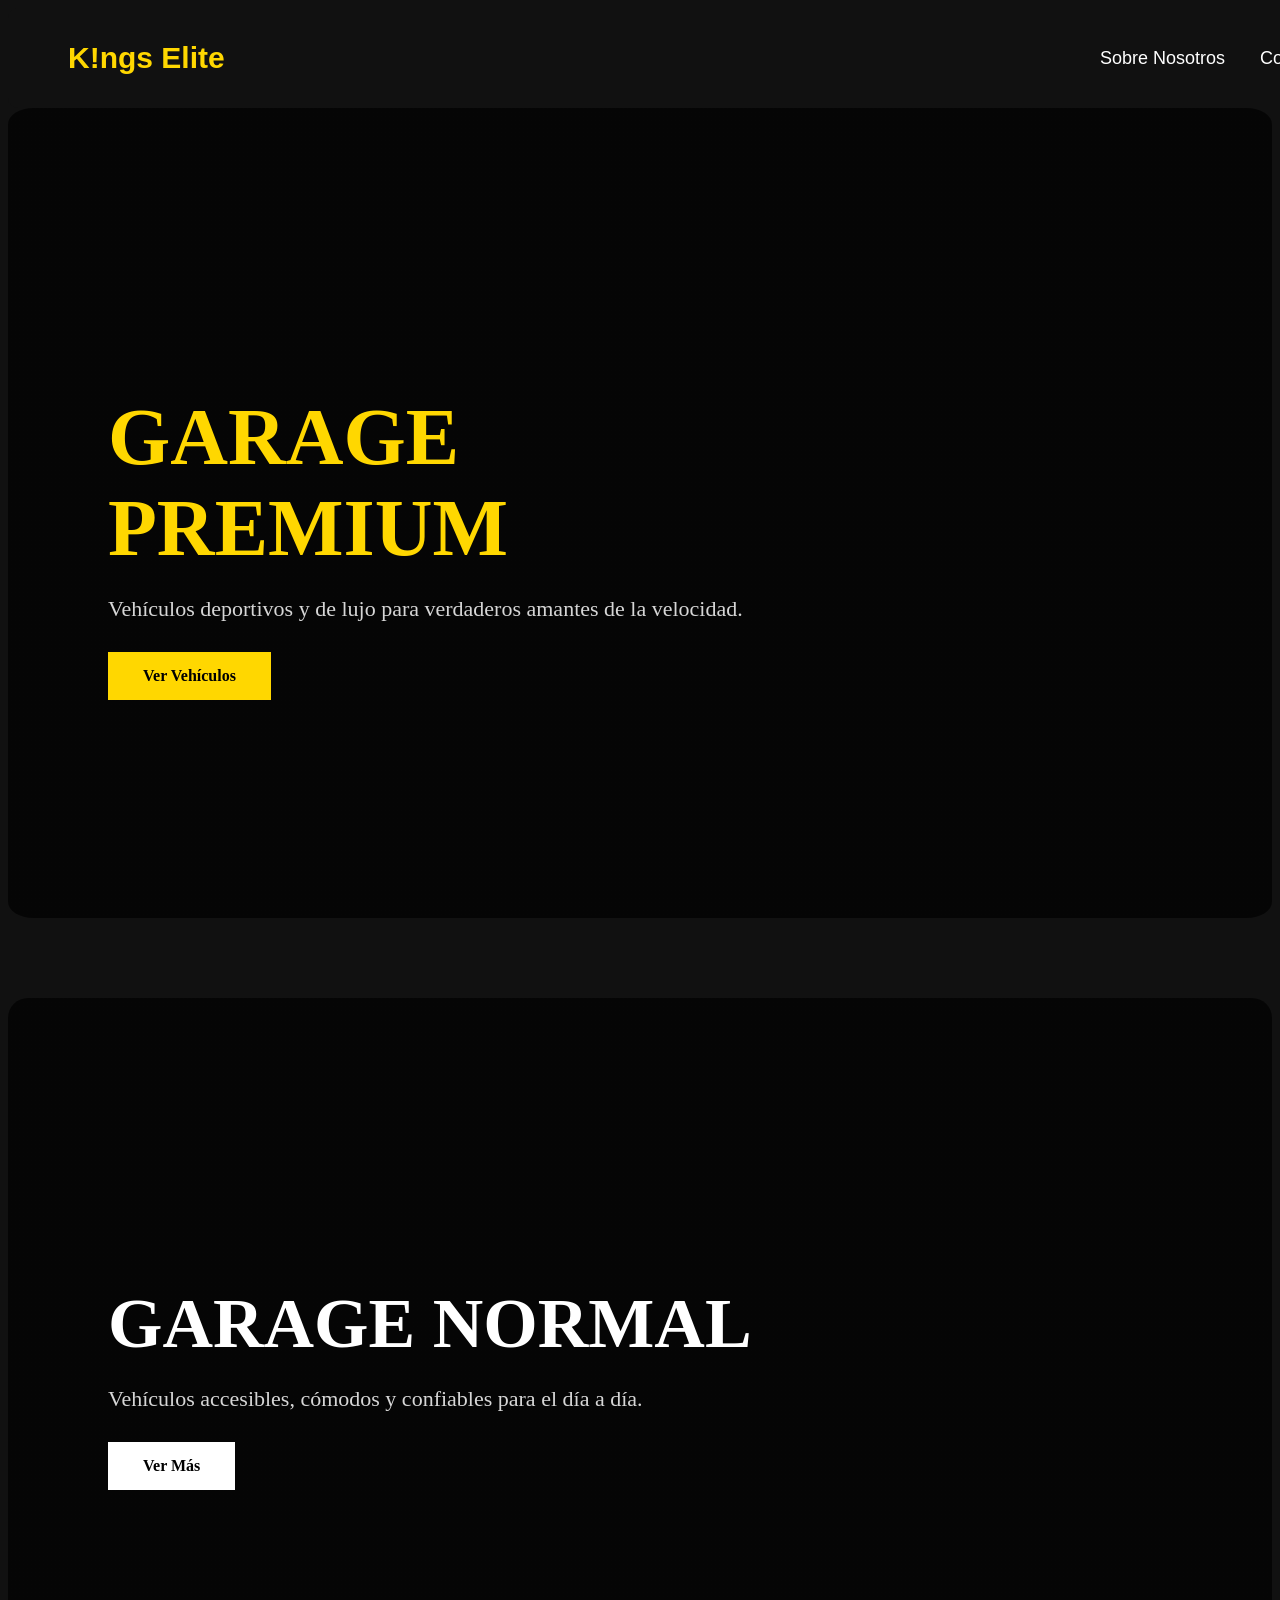
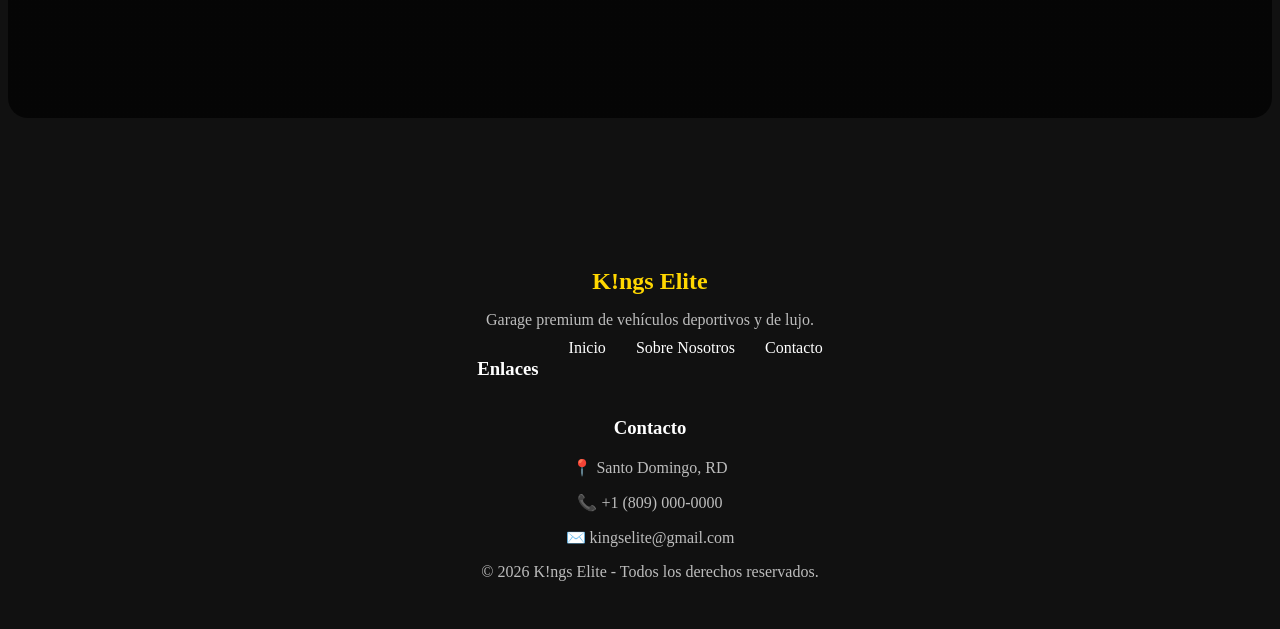
<file: Garaje K!ng/index.html>
<!DOCTYPE html>
<html lang="en">
<head>
    <meta charset="UTF-8">
    <meta name="viewport" content="width=device-width, initial-scale=1.0">

    <title>K!ngs Elite</title>

    <link rel="icon" type="image/png" href="/logo.png">

    <link rel="stylesheet" href="style.css">
</head>

<body>


<header class="header">

    <div class="logo">
        <h1>K!ngs Elite</h1>
    </div>

    <nav>
        <ul class="nav-links">


            <li><a href="nosotros.html">Sobre Nosotros</a></li>

            <li><a href="contacto.html">Contacto</a></li>

        </ul>
    </nav>

</header>

<main class="main">

    <section class="hero">

        <div class="hero-content">

            <h2>GARAGE PREMIUM</h2>

            <p>
                Vehículos deportivos y de lujo
                para verdaderos amantes de la velocidad.
            </p>

            <a href="premiun.html" class="btn">
                Ver Vehículos
            </a>

        </div>

    </section>

    <section class="garage-normal">

    <div class="garage-normal-content">

        <h2>GARAGE NORMAL</h2>

        <p>
            Vehículos accesibles, cómodos y confiables
            para el día a día.
        </p>

        <a href="normal.html" class="btn-normal">
            Ver Más
        </a>

    </div>

</section>

</main>

<footer class="footer">

    <div class="footer-container">

        <div class="footer-logo">
            <h2>K!ngs Elite</h2>
            <p>Garage premium de vehículos deportivos y de lujo.</p>
        </div>

        <div class="footer-links">
            <h3>Enlaces</h3>

            <a href="inicio.HTML">Inicio</a>
            <a href="nosotros.html">Sobre Nosotros</a>
            <a href="contacto.html">Contacto</a>
        </div>

        <div class="footer-contact">
            <h3>Contacto</h3>

            <p>📍 Santo Domingo, RD</p>
            <p>📞 +1 (809) 000-0000</p>
            <p>✉️ kingselite@gmail.com</p>
        </div>

    </div>

    <div class="footer-bottom">
        <p>© 2026 K!ngs Elite - Todos los derechos reservados.</p>
    </div>

</footer>

</body>
</html>
</file>
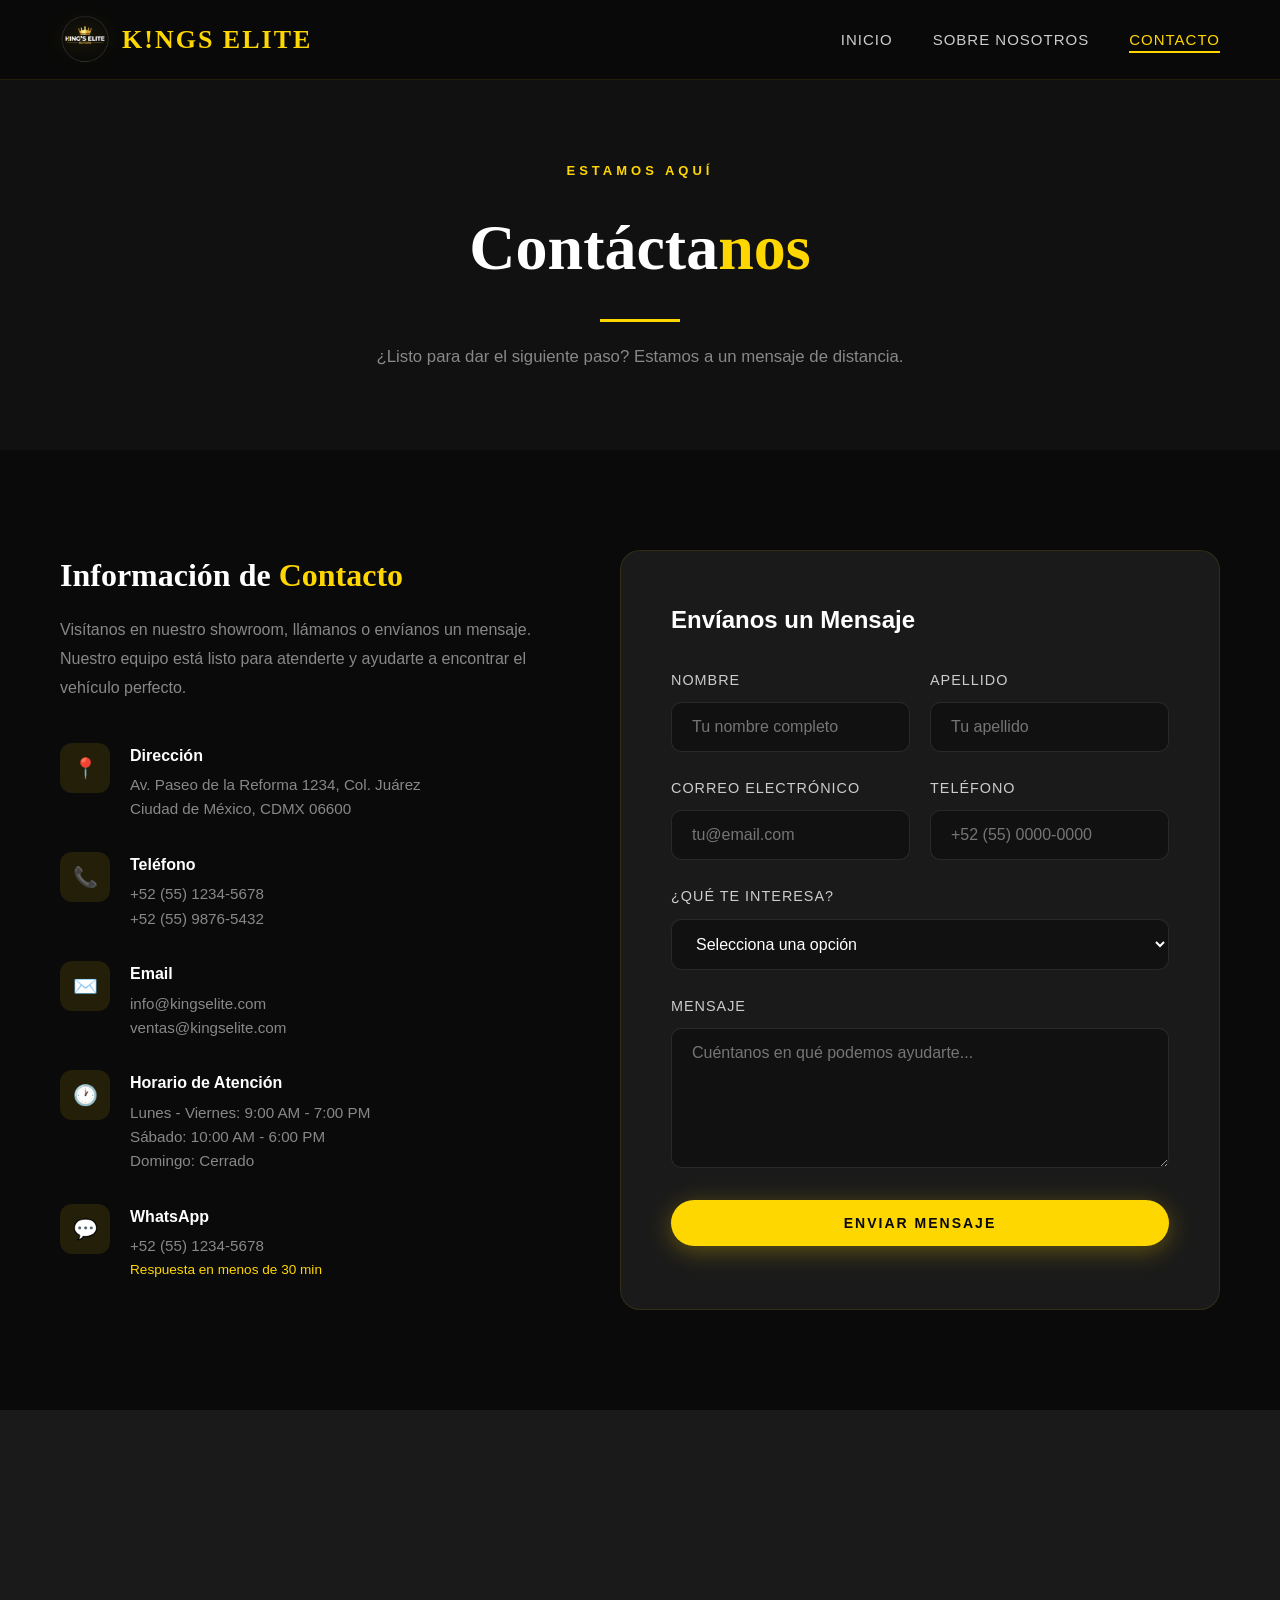
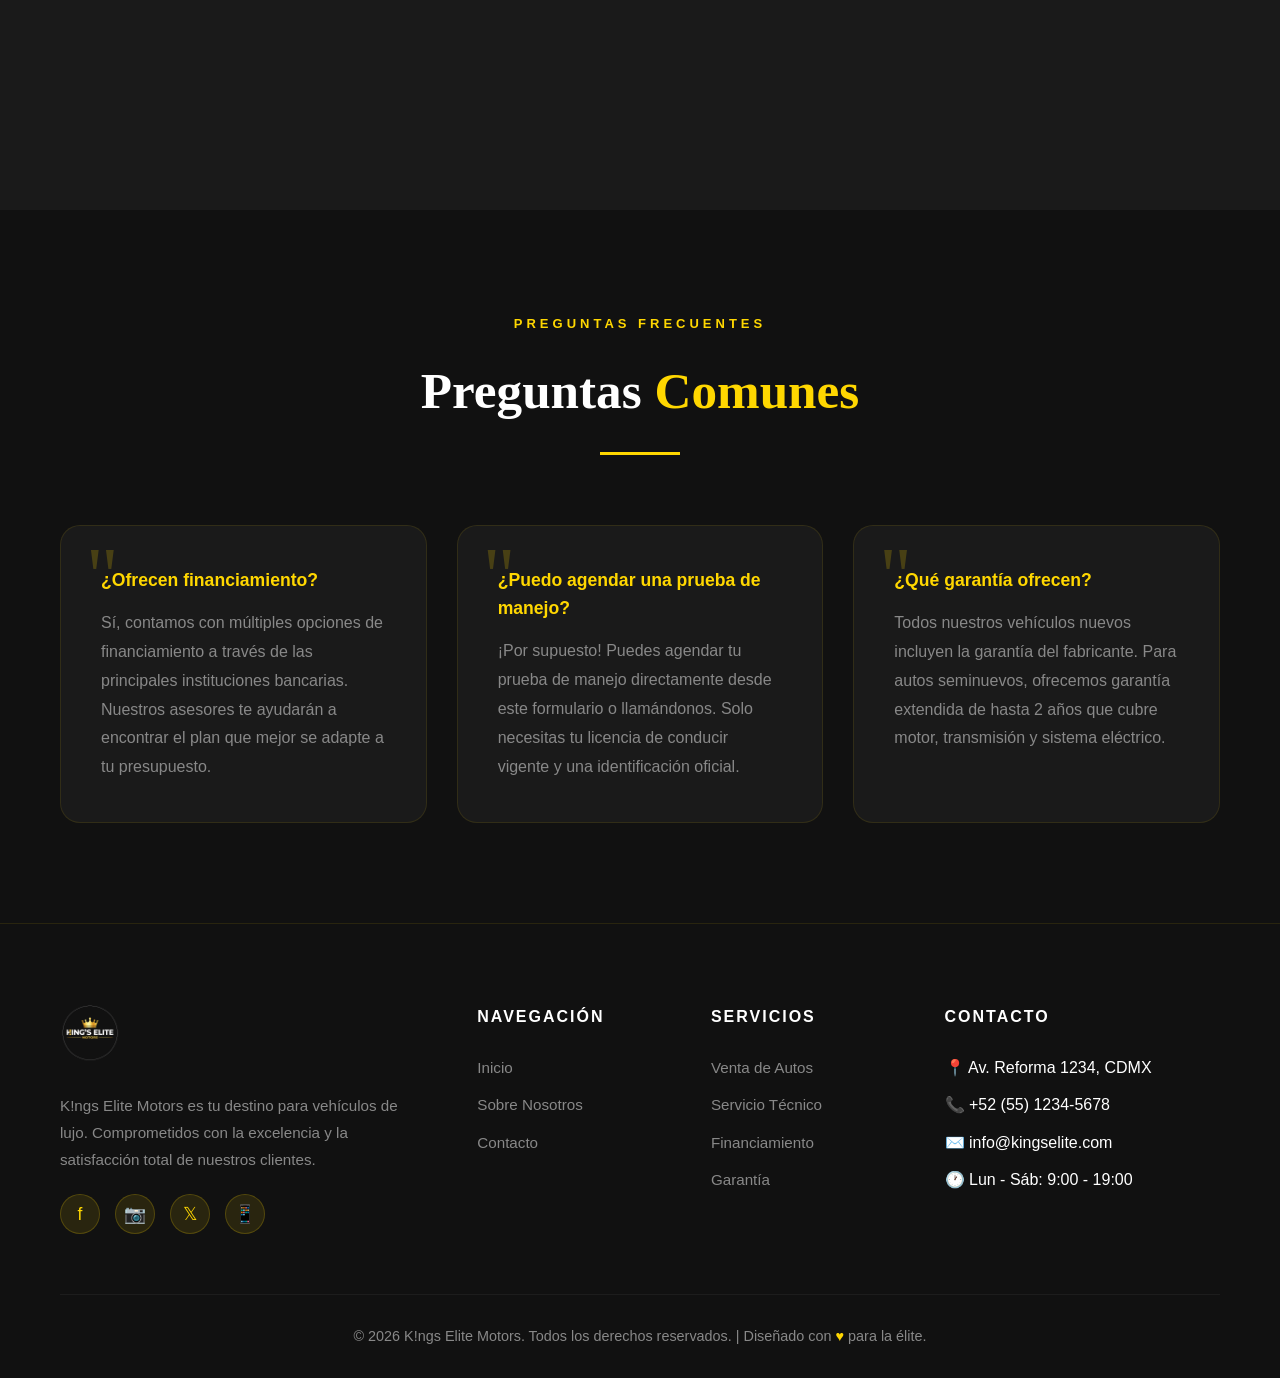
<file: Garaje K!ng/contacto.html>
<!DOCTYPE html>
<html lang="es">
<head>
    <meta charset="UTF-8">
    <meta name="viewport" content="width=device-width, initial-scale=1.0">
    <meta name="description" content="Contacta a K!ngs Elite Motors. Estamos listos para ayudarte a encontrar el auto de tus sueños.">
    <title>Contacto | K!ngs Elite Motors</title>
    <link rel="icon" type="image/png" href="logo.png">
    <link rel="stylesheet" href="contacto.css">
<base target="_blank">
</head>
<body>

    <!-- HEADER -->
    <header class="header" id="header">
        <div class="logo">
            <img src="logo.png" alt="K!ngs Elite Motors Logo">
            <h1>K!ngs Elite</h1>
        </div>
        <nav>
            <ul class="nav-links" id="navLinks">
                <li><a href="index.html">Inicio</a></li>
                <li><a href="nosotros.html">Sobre Nosotros</a></li>
                <li><a href="contacto.html" class="active">Contacto</a></li>
            </ul>
        </nav>
        <div class="menu-toggle" id="menuToggle">
            <span></span>
            <span></span>
            <span></span>
        </div>
    </header>

    <!-- CONTACT HERO -->
    <section class="contact-hero">
        <div class="about-hero-content">
            <span class="section-label">Estamos Aquí</span>
            <h1>Contácta<span>nos</span></h1>
            <div class="section-line" style="margin: 20px auto 0;"></div>
            <p class="section-description" style="margin-top: 20px;">
                ¿Listo para dar el siguiente paso? Estamos a un mensaje de distancia.
            </p>
        </div>
    </section>

    <!-- CONTACT SECTION -->
    <section class="section contact-section">
        <div class="contact-grid">
            <!-- Contact Info -->
            <div class="contact-info fade-in">
                <h2>Información de <span>Contacto</span></h2>
                <p>
                    Visítanos en nuestro showroom, llámanos o envíanos un mensaje. 
                    Nuestro equipo está listo para atenderte y ayudarte a encontrar el vehículo perfecto.
                </p>

                <div class="contact-item">
                    <div class="contact-icon">📍</div>
                    <div>
                        <h4>Dirección</h4>
                        <p>Av. Paseo de la Reforma 1234, Col. Juárez<br>Ciudad de México, CDMX 06600</p>
                    </div>
                </div>

                <div class="contact-item">
                    <div class="contact-icon">📞</div>
                    <div>
                        <h4>Teléfono</h4>
                        <p><a href="tel:+525512345678">+52 (55) 1234-5678</a></p>
                        <p><a href="tel:+525598765432">+52 (55) 9876-5432</a></p>
                    </div>
                </div>

                <div class="contact-item">
                    <div class="contact-icon">✉️</div>
                    <div>
                        <h4>Email</h4>
                        <p><a href="mailto:info@kingselite.com">info@kingselite.com</a></p>
                        <p><a href="mailto:ventas@kingselite.com">ventas@kingselite.com</a></p>
                    </div>
                </div>

                <div class="contact-item">
                    <div class="contact-icon">🕐</div>
                    <div>
                        <h4>Horario de Atención</h4>
                        <p>Lunes - Viernes: 9:00 AM - 7:00 PM</p>
                        <p>Sábado: 10:00 AM - 6:00 PM</p>
                        <p>Domingo: Cerrado</p>
                    </div>
                </div>

                <div class="contact-item">
                    <div class="contact-icon">💬</div>
                    <div>
                        <h4>WhatsApp</h4>
                        <p><a href="https://wa.me/525512345678" target="_blank">+52 (55) 1234-5678</a></p>
                        <p style="color: var(--gold); font-size: 0.85rem;">Respuesta en menos de 30 min</p>
                    </div>
                </div>
            </div>

            <!-- Contact Form -->
            <div class="contact-form-wrapper fade-in">
                <h3>Envíanos un Mensaje</h3>
                <form id="contactForm" action="#" method="POST">
                    <div class="form-row">
                        <div class="form-group">
                            <label for="nombre">Nombre</label>
                            <input type="text" id="nombre" name="nombre" placeholder="Tu nombre completo" required>
                        </div>
                        <div class="form-group">
                            <label for="apellido">Apellido</label>
                            <input type="text" id="apellido" name="apellido" placeholder="Tu apellido" required>
                        </div>
                    </div>
                    <div class="form-row">
                        <div class="form-group">
                            <label for="email">Correo Electrónico</label>
                            <input type="email" id="email" name="email" placeholder="tu@email.com" required>
                        </div>
                        <div class="form-group">
                            <label for="telefono">Teléfono</label>
                            <input type="tel" id="telefono" name="telefono" placeholder="+52 (55) 0000-0000">
                        </div>
                    </div>
                    <div class="form-group">
                        <label for="interes">¿Qué te interesa?</label>
                        <select id="interes" name="interes" required>
                            <option value="" disabled selected>Selecciona una opción</option>
                            <option value="compra">Comprar un vehículo</option>
                            <option value="venta">Vender mi vehículo</option>
                            <option value="servicio">Servicio técnico</option>
                            <option value="financiamiento">Financiamiento</option>
                            <option value="prueba">Agendar prueba de manejo</option>
                            <option value="otro">Otro</option>
                        </select>
                    </div>
                    <div class="form-group">
                        <label for="mensaje">Mensaje</label>
                        <textarea id="mensaje" name="mensaje" placeholder="Cuéntanos en qué podemos ayudarte..." required></textarea>
                    </div>
                    <button type="submit" class="btn btn-primary" style="width: 100%;">
                        Enviar Mensaje
                    </button>
                </form>
            </div>
        </div>
    </section>

    <!-- MAP SECTION -->
    <section class="map-section">
        <div class="map-container">
            <iframe 
                src="https://www.google.com/maps/embed?pb=!1m18!1m12!1m3!1d3762.546!2d-99.165!3d19.427!2m3!1f0!2f0!3f0!3m2!1i1024!2i768!4f13.1!3m3!1m2!1s0x0%3A0x0!2zMTnCsDI1JzM3LjIiTiA5OcKwMDknNTQuMCJX!5e0!3m2!1ses!2smx!4v1"
                width="100%" 
                height="100%" 
                style="border:0; filter: invert(90%) hue-rotate(180deg);" 
                allowfullscreen="" 
                loading="lazy" 
                referrerpolicy="no-referrer-when-downgrade">
            </iframe>
        </div>
    </section>

    <!-- FAQ SECTION -->
    <section class="section" style="background: var(--black-light);">
        <div class="section-header fade-in">
            <span class="section-label">Preguntas Frecuentes</span>
            <h2 class="section-title">Preguntas <span>Comunes</span></h2>
            <div class="section-line"></div>
        </div>
        <div class="testimonials-grid">
            <div class="testimonial-card fade-in">
                <h3 style="color: var(--gold); margin-bottom: 15px; font-size: 1.1rem;">¿Ofrecen financiamiento?</h3>
                <p style="color: var(--gray); line-height: 1.8;">
                    Sí, contamos con múltiples opciones de financiamiento a través de las principales 
                    instituciones bancarias. Nuestros asesores te ayudarán a encontrar el plan que 
                    mejor se adapte a tu presupuesto.
                </p>
            </div>
            <div class="testimonial-card fade-in">
                <h3 style="color: var(--gold); margin-bottom: 15px; font-size: 1.1rem;">¿Puedo agendar una prueba de manejo?</h3>
                <p style="color: var(--gray); line-height: 1.8;">
                    ¡Por supuesto! Puedes agendar tu prueba de manejo directamente desde este formulario 
                    o llamándonos. Solo necesitas tu licencia de conducir vigente y una identificación oficial.
                </p>
            </div>
            <div class="testimonial-card fade-in">
                <h3 style="color: var(--gold); margin-bottom: 15px; font-size: 1.1rem;">¿Qué garantía ofrecen?</h3>
                <p style="color: var(--gray); line-height: 1.8;">
                    Todos nuestros vehículos nuevos incluyen la garantía del fabricante. Para autos 
                    seminuevos, ofrecemos garantía extendida de hasta 2 años que cubre motor, 
                    transmisión y sistema eléctrico.
                </p>
            </div>
        </div>
    </section>

    <!-- FOOTER -->
    <footer class="footer">
        <div class="footer-grid">
            <div class="footer-brand">
                <img src="logo.png" alt="K!ngs Elite Motors">
                <p>
                    K!ngs Elite Motors es tu destino para vehículos de lujo. 
                    Comprometidos con la excelencia y la satisfacción total de nuestros clientes.
                </p>
                <div class="footer-social">
                    <a href="#" class="social-link" aria-label="Facebook">f</a>
                    <a href="#" class="social-link" aria-label="Instagram">📷</a>
                    <a href="#" class="social-link" aria-label="Twitter">𝕏</a>
                    <a href="#" class="social-link" aria-label="WhatsApp">📱</a>
                </div>
            </div>
            <div class="footer-column">
                <h4>Navegación</h4>
                <ul>
                    <li><a href="index.html">Inicio</a></li>
                    <li><a href="nosotros.html">Sobre Nosotros</a></li>
                    <li><a href="contacto.html">Contacto</a></li>
                </ul>
            </div>
            <div class="footer-column">
                <h4>Servicios</h4>
                <ul>
                    <li><a href="#">Venta de Autos</a></li>
                    <li><a href="#">Servicio Técnico</a></li>
                    <li><a href="#">Financiamiento</a></li>
                    <li><a href="#">Garantía</a></li>
                </ul>
            </div>
            <div class="footer-column">
                <h4>Contacto</h4>
                <ul>
                    <li>📍 Av. Reforma 1234, CDMX</li>
                    <li>📞 +52 (55) 1234-5678</li>
                    <li>✉️ info@kingselite.com</li>
                    <li>🕐 Lun - Sáb: 9:00 - 19:00</li>
                </ul>
            </div>
        </div>
        <div class="footer-bottom">
            <p>&copy; 2026 K!ngs Elite Motors. Todos los derechos reservados. | Diseñado con <span>♥</span> para la élite.</p>
        </div>
    </footer>

    <!-- SCRIPTS -->
    <script>
        // Header scroll effect
        const header = document.getElementById('header');
        window.addEventListener('scroll', () => {
            if (window.scrollY > 50) {
                header.classList.add('scrolled');
            } else {
                header.classList.remove('scrolled');
            }
        });

        // Mobile menu toggle
        const menuToggle = document.getElementById('menuToggle');
        const navLinks = document.getElementById('navLinks');

        menuToggle.addEventListener('click', () => {
            menuToggle.classList.toggle('active');
            navLinks.classList.toggle('active');
        });

        document.querySelectorAll('.nav-links a').forEach(link => {
            link.addEventListener('click', () => {
                menuToggle.classList.remove('active');
                navLinks.classList.remove('active');
            });
        });

        // Fade-in animation
        const fadeElements = document.querySelectorAll('.fade-in');
        const observer = new IntersectionObserver((entries) => {
            entries.forEach((entry, index) => {
                if (entry.isIntersecting) {
                    setTimeout(() => {
                        entry.target.classList.add('visible');
                    }, index * 100);
                }
            });
        }, { threshold: 0.1 });
        fadeElements.forEach(el => observer.observe(el));

        // Form submission
        document.getElementById('contactForm').addEventListener('submit', function(e) {
            e.preventDefault();
            alert('¡Gracias por contactarnos! Hemos recibido tu mensaje y te responderemos en menos de 24 horas.');
            this.reset();
        });
    </script>

</body>
</html>
</file>
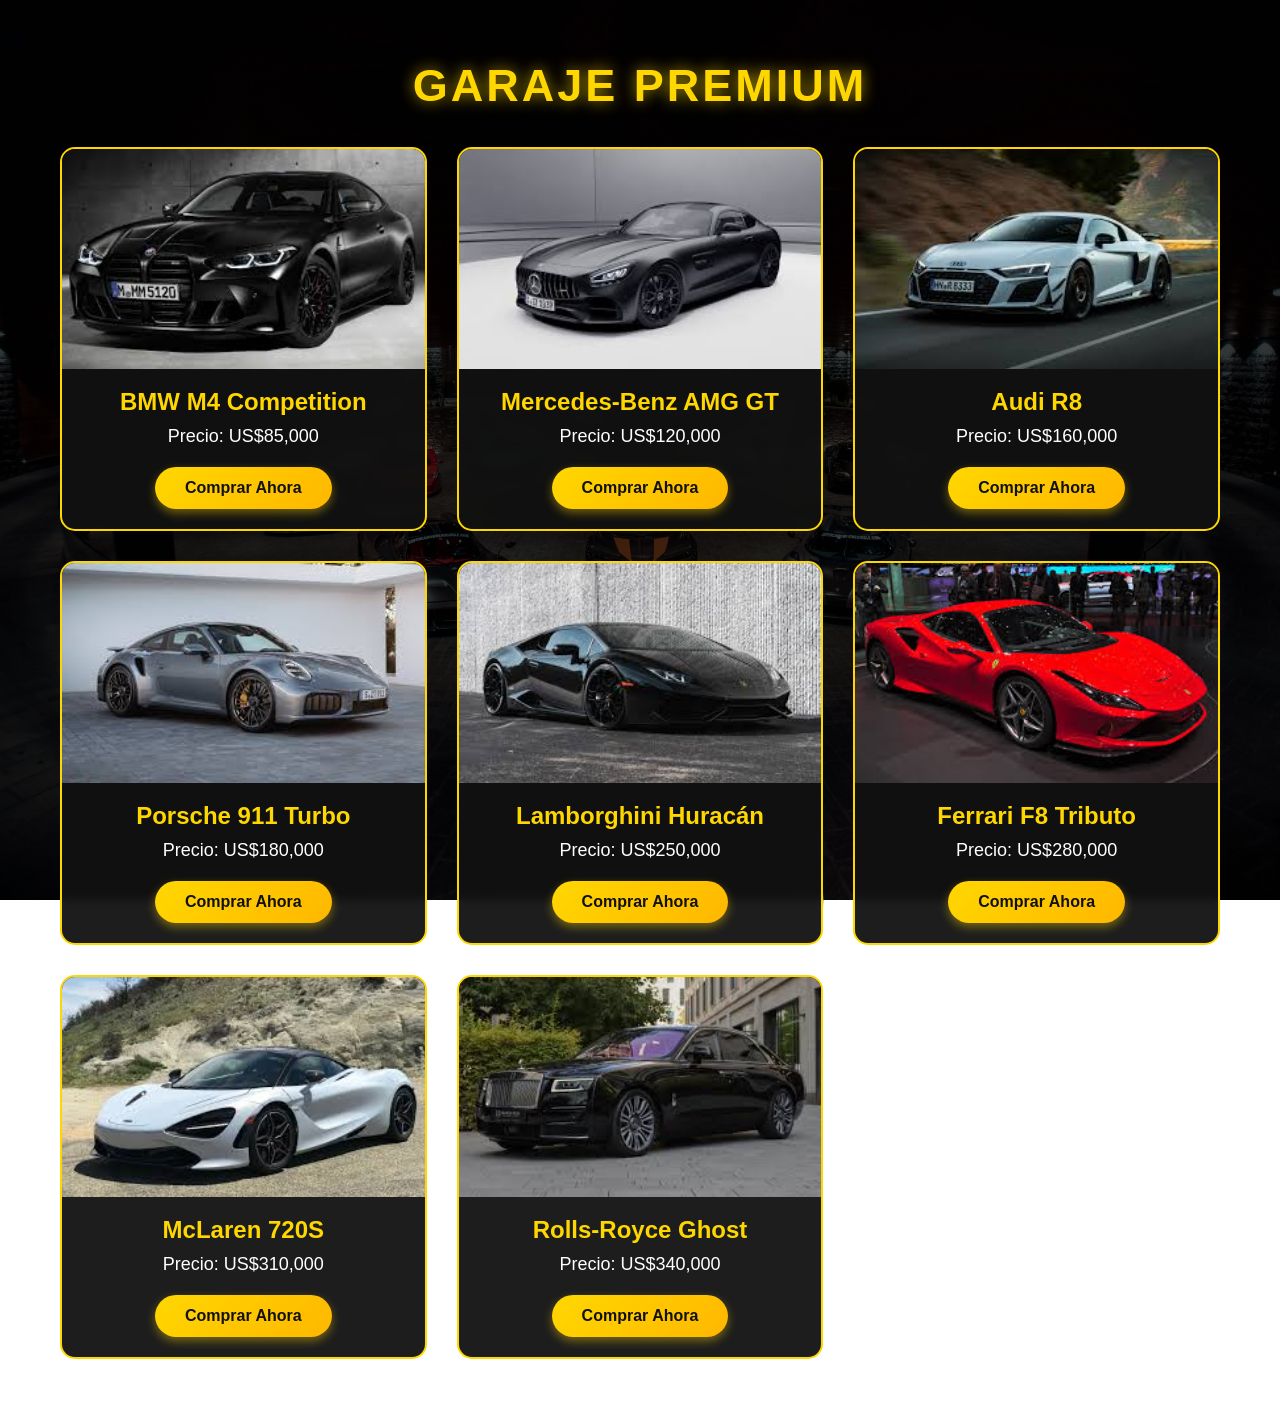
<file: Garaje K!ng/premiun.html>
<!DOCTYPE html>
<html lang="en">
<head>
    <meta charset="UTF-8">
    <meta name="viewport" content="width=device-width, initial-scale=1.0">
    <title>K!ngs Elite</title>
    <link rel="stylesheet" href="premiun.css">
</head>
<body>
   <section class="garaje-premium">
    <h2>Garaje Premium</h2>

    <div class="autos-premium">

        <div class="auto-premium">
            <img src="imagenes/premium1.jpg" alt="BMW M4">
            <h3>BMW M4 Competition</h3>
            <p>Precio: US$85,000</p>
            <a href="#" class="btn-comprar">Comprar Ahora</a>
        </div>

        <div class="auto-premium">
            <img src="imagenes/premium2.jpg" alt="Mercedes AMG">
            <h3>Mercedes-Benz AMG GT</h3>
            <p>Precio: US$120,000</p>
            <a href="#" class="btn-comprar">Comprar Ahora</a>
        </div>

        <div class="auto-premium">
            <img src="imagenes/premium3.jpg" alt="Audi R8">
            <h3>Audi R8</h3>
            <p>Precio: US$160,000</p>
            <a href="#" class="btn-comprar">Comprar Ahora</a>
        </div>

        <div class="auto-premium">
            <img src="imagenes/premium4.jpg" alt="Porsche 911">
            <h3>Porsche 911 Turbo</h3>
            <p>Precio: US$180,000</p>
            <a href="#" class="btn-comprar">Comprar Ahora</a>
        </div>

        <div class="auto-premium">
            <img src="imagenes/premium5.jpg" alt="Lamborghini">
            <h3>Lamborghini Huracán</h3>
            <p>Precio: US$250,000</p>
            <a href="#" class="btn-comprar">Comprar Ahora</a>
        </div>

        <div class="auto-premium">
            <img src="imagenes/premium6.jpg" alt="Ferrari">
            <h3>Ferrari F8 Tributo</h3>
            <p>Precio: US$280,000</p>
            <a href="#" class="btn-comprar">Comprar Ahora</a>
        </div>

        <div class="auto-premium">
            <img src="imagenes/premium7.jpg" alt="McLaren">
            <h3>McLaren 720S</h3>
            <p>Precio: US$310,000</p>
            <a href="#" class="btn-comprar">Comprar Ahora</a>
        </div>

        <div class="auto-premium">
            <img src="imagenes/premium8.jpg" alt="Rolls Royce">
            <h3>Rolls-Royce Ghost</h3>
            <p>Precio: US$340,000</p>
            <a href="#" class="btn-comprar">Comprar Ahora</a>
        </div>

    </div>
</section> 
</body>
</html>
</file>
<file: Garaje K!ng/style.css>
/* HEADER */

.header{
    width: 100%;
    height: 100px;

    display: flex;
    justify-content: space-between;
    align-items: center;

    padding: 0 60px;

    background: #111;
    border-radius: 10px;
    padding-right: 10px ;
}

/* LOGO */

.logo h1{
    color: #FFD700;
    font-size: 30px;
    font-family: Arial, Helvetica, sans-serif;
}

/* NAVBAR */

.nav-links{
    display: flex;
    gap: 35px;

    list-style: none;
}

.nav-links a{
    text-decoration: none;
    color: white;

    font-size: 18px;
    font-family: Arial, Helvetica, sans-serif;

    transition: 0.3s;
}

.nav-links a:hover{
    color: #FFD700;
}

/* FOOTER */

.footer{
    width: 100%;

    background: #111;
    color: white;

    text-align: center;

    padding: 30px 10px;

    margin-top: 100px;
}

.footer h2{
    color: #FFD700;
    margin-bottom: 10px;
}

.footer p{
    color: #bdbdbd;
    margin-bottom: 10px;
}

.footer-links{
    display: flex;
    justify-content: center;
    gap: 30px;
}

.footer-links a{
    color: white;
    text-decoration: none;

    transition: .3s;
}

.footer-links a:hover{
    color: #FFD700;
}

/* MAIN */

.main{
    flex: 1;
}

/* HERO SECTION */

.hero{
    height: 90vh;

    background-image:
    linear-gradient(rgba(0,0,0,.7), rgba(0,0,0,.7)),
    url("https://images.unsplash.com/photo-1492144534655-ae79c964c9d7");

    background-size: cover;
    background-position: center;
    border-radius: 2%;

    display: flex;
    align-items: center;

    padding-left: 100px;
    padding-right: 50px;
}

/* CONTENT */

.hero-content{
    max-width: 700px;
}

.hero-content h2{
    font-size: 80px;
    color: #FFD700;

    margin-bottom: 20px;
}

.hero-content p{
    font-size: 22px;
    color: #d6d6d6;

    margin-bottom: 30px;
}

/* BUTTON */

.btn{
    display: inline-block;

    padding: 15px 35px;

    background: #FFD700;
    color: black;

    text-decoration: none;
    font-weight: bold;

    transition: .3s;
}

.btn:hover{
    background: white;
}

body{
    background-color: #111;
}

/* GARAGE NORMAL */

.garage-normal{
    height: 80vh;

    margin-top: 80px;

    background-image:
    linear-gradient(rgba(0,0,0,.7), rgba(0,0,0,.7)),
    url("https://images.unsplash.com/photo-1502877338535-766e1452684a");

    background-size: cover;
    background-position: center;

    border-radius: 20px;

    display: flex;
    align-items: center;

    padding-left: 100px;
}

.garage-normal-content{
    max-width: 700px;
}

.garage-normal-content h2{
    font-size: 70px;
    color: white;

    margin-bottom: 20px;
}

.garage-normal-content p{
    font-size: 22px;
    color: #d6d6d6;

    margin-bottom: 30px;
}

.btn-normal{
    display: inline-block;

    padding: 15px 35px;

    background: white;
    color: black;

    text-decoration: none;
    font-weight: bold;

    transition: .3s;
}

.btn-normal:hover{
    background: #FFD700;
}
</file>
<file: Garaje K!ng/contacto.css>
* { margin: 0; padding: 0; box-sizing: border-box; } :root { --gold: #FFD700; --gold-light: #FFE55C; --gold-dark: #B8860B; --black: #0a0a0a; --black-light: #111111; --black-card: #1a1a1a; --gray: #888; --gray-light: #ccc; --white: #ffffff; --transition: 0.4s cubic-bezier(0.4, 0, 0.2, 1); } html { scroll-behavior: smooth; } body { font-family: 'Montserrat', sans-serif; background: var(--black); color: var(--white); overflow-x: hidden; line-height: 1.6; } /* ============================================ HEADER & NAVIGATION ============================================ */ .header { position: fixed; top: 0; left: 0; width: 100%; height: 80px; display: flex; justify-content: space-between; align-items: center; padding: 0 60px; background: rgba(10, 10, 10, 0.95); backdrop-filter: blur(20px); border-bottom: 1px solid rgba(255, 215, 0, 0.1); z-index: 1000; transition: var(--transition); } .header.scrolled { height: 70px; background: rgba(10, 10, 10, 0.98); box-shadow: 0 5px 30px rgba(0, 0, 0, 0.5); } .logo { display: flex; align-items: center; gap: 12px; } .logo img { height: 50px; width: auto; filter: drop-shadow(0 0 10px rgba(255, 215, 0, 0.3)); transition: var(--transition); } .logo img:hover { filter: drop-shadow(0 0 20px rgba(255, 215, 0, 0.6)); transform: scale(1.05); } .logo h1 { color: var(--gold); font-size: 26px; font-weight: 800; font-family: 'Playfair Display', serif; letter-spacing: 2px; text-transform: uppercase; } .nav-links { display: flex; gap: 40px; list-style: none; } .nav-links a { text-decoration: none; color: var(--gray-light); font-size: 15px; font-weight: 500; letter-spacing: 1px; text-transform: uppercase; position: relative; padding: 5px 0; transition: var(--transition); } .nav-links a::after { content: ''; position: absolute; bottom: 0; left: 0; width: 0; height: 2px; background: var(--gold); transition: var(--transition); } .nav-links a:hover, .nav-links a.active { color: var(--gold); } .nav-links a:hover::after, .nav-links a.active::after { width: 100%; } /* Mobile Menu Toggle */ .menu-toggle { display: none; flex-direction: column; gap: 5px; cursor: pointer; z-index: 1001; } .menu-toggle span { width: 28px; height: 2px; background: var(--gold); transition: var(--transition); } .menu-toggle.active span:nth-child(1) { transform: rotate(45deg) translate(5px, 5px); } .menu-toggle.active span:nth-child(2) { opacity: 0; } .menu-toggle.active span:nth-child(3) { transform: rotate(-45deg) translate(5px, -5px); } /* ============================================ HERO SECTION ============================================ */ .hero { min-height: 100vh; display: flex; align-items: center; justify-content: center; text-align: center; padding: 120px 40px 80px; position: relative; overflow: hidden; } .hero::before { content: ''; position: absolute; top: 0; left: 0; width: 100%; height: 100%; background: radial-gradient(ellipse at 20% 50%, rgba(255, 215, 0, 0.08) 0%, transparent 50%), radial-gradient(ellipse at 80% 50%, rgba(255, 215, 0, 0.05) 0%, transparent 50%); pointer-events: none; } .hero-content { position: relative; z-index: 2; max-width: 900px; } .hero-logo { width: 180px; height: 180px; margin: 0 auto 30px; animation: float 6s ease-in-out infinite; } .hero-logo img { width: 100%; height: 100%; object-fit: contain; filter: drop-shadow(0 0 30px rgba(255, 215, 0, 0.4)); } @keyframes float { 0%, 100% { transform: translateY(0); } 50% { transform: translateY(-15px); } } .hero h1 { font-family: 'Playfair Display', serif; font-size: clamp(2.5rem, 6vw, 5rem); font-weight: 900; color: var(--white); margin-bottom: 15px; letter-spacing: 3px; } .hero h1 span { color: var(--gold); } .hero-subtitle { font-size: clamp(1rem, 2vw, 1.4rem); color: var(--gray); font-weight: 300; letter-spacing: 8px; text-transform: uppercase; margin-bottom: 40px; } .hero-description { font-size: 1.1rem; color: var(--gray-light); max-width: 600px; margin: 0 auto 50px; line-height: 1.8; } .hero-buttons { display: flex; gap: 20px; justify-content: center; flex-wrap: wrap; } .btn { display: inline-block; padding: 15px 40px; font-size: 14px; font-weight: 600; letter-spacing: 2px; text-transform: uppercase; text-decoration: none; border-radius: 50px; transition: var(--transition); cursor: pointer; border: none; font-family: 'Montserrat', sans-serif; } .btn-primary { background: var(--gold); color: var(--black); box-shadow: 0 5px 25px rgba(255, 215, 0, 0.3); } .btn-primary:hover { background: var(--gold-light); transform: translateY(-3px); box-shadow: 0 10px 40px rgba(255, 215, 0, 0.5); } .btn-outline { background: transparent; color: var(--gold); border: 2px solid var(--gold); } .btn-outline:hover { background: var(--gold); color: var(--black); transform: translateY(-3px); } .scroll-indicator { position: absolute; bottom: 40px; left: 50%; transform: translateX(-50%); animation: bounce 2s infinite; } .scroll-indicator span { display: block; width: 20px; height: 20px; border-right: 2px solid var(--gold); border-bottom: 2px solid var(--gold); transform: rotate(45deg); } @keyframes bounce { 0%, 20%, 50%, 80%, 100% { transform: translateX(-50%) translateY(0); } 40% { transform: translateX(-50%) translateY(-15px); } 60% { transform: translateX(-50%) translateY(-8px); } } /* ============================================ SECTION STYLES (Shared) ============================================ */ .section { padding: 100px 60px; position: relative; } .section-header { text-align: center; margin-bottom: 70px; } .section-label { display: inline-block; color: var(--gold); font-size: 13px; font-weight: 600; letter-spacing: 4px; text-transform: uppercase; margin-bottom: 15px; } .section-title { font-family: 'Playfair Display', serif; font-size: clamp(2rem, 4vw, 3.5rem); font-weight: 800; color: var(--white); margin-bottom: 20px; } .section-title span { color: var(--gold); } .section-line { width: 80px; height: 3px; background: var(--gold); margin: 0 auto; } .section-description { color: var(--gray); font-size: 1.05rem; max-width: 700px; margin: 25px auto 0; line-height: 1.8; } /* ============================================ SERVICES SECTION ============================================ */ .services-section { background: var(--black-light); } .services-grid { display: grid; grid-template-columns: repeat(auto-fit, minmax(280px, 1fr)); gap: 30px; max-width: 1200px; margin: 0 auto; } .service-card { background: var(--black-card); border: 1px solid rgba(255, 215, 0, 0.1); border-radius: 20px; padding: 45px 35px; text-align: center; transition: var(--transition); position: relative; overflow: hidden; } .service-card::before { content: ''; position: absolute; top: 0; left: 0; width: 100%; height: 3px; background: var(--gold); transform: scaleX(0); transition: var(--transition); } .service-card:hover::before { transform: scaleX(1); } .service-card:hover { border-color: rgba(255, 215, 0, 0.3); transform: translateY(-10px); box-shadow: 0 20px 50px rgba(0, 0, 0, 0.5); } .service-icon { width: 70px; height: 70px; margin: 0 auto 25px; background: rgba(255, 215, 0, 0.1); border-radius: 50%; display: flex; align-items: center; justify-content: center; font-size: 28px; color: var(--gold); transition: var(--transition); } .service-card:hover .service-icon { background: var(--gold); color: var(--black); transform: rotateY(360deg); } .service-card h3 { font-size: 1.3rem; font-weight: 700; margin-bottom: 15px; color: var(--white); } .service-card p { color: var(--gray); font-size: 0.95rem; line-height: 1.7; } /* ============================================ GALLERY SECTION ============================================ */ .gallery-section { background: var(--black); } .gallery-grid { display: grid; grid-template-columns: repeat(auto-fit, minmax(300px, 1fr)); gap: 25px; max-width: 1200px; margin: 0 auto; } .gallery-item { position: relative; border-radius: 15px; overflow: hidden; aspect-ratio: 4/3; cursor: pointer; } .gallery-item img { width: 100%; height: 100%; object-fit: cover; transition: var(--transition); } .gallery-item:hover img { transform: scale(1.1); } .gallery-overlay { position: absolute; bottom: 0; left: 0; width: 100%; padding: 30px 20px 20px; background: linear-gradient(transparent, rgba(0,0,0,0.9)); transform: translateY(100%); transition: var(--transition); } .gallery-item:hover .gallery-overlay { transform: translateY(0); } .gallery-overlay h4 { font-size: 1.2rem; font-weight: 700; color: var(--white); margin-bottom: 5px; } .gallery-overlay p { font-size: 0.9rem; color: var(--gold); } /* ============================================ ABOUT PAGE - ABOUT SECTION ============================================ */ .about-hero { min-height: 60vh; display: flex; align-items: center; justify-content: center; text-align: center; padding: 140px 40px 60px; background: var(--black-light); position: relative; } .about-hero::before { content: ''; position: absolute; top: 0; left: 0; width: 100%; height: 100%; background: radial-gradient(ellipse at center, rgba(255, 215, 0, 0.05) 0%, transparent 70%); } .about-hero-content { position: relative; z-index: 2; } .about-hero h1 { font-family: 'Playfair Display', serif; font-size: clamp(2.5rem, 5vw, 4rem); font-weight: 900; color: var(--white); } .about-hero h1 span { color: var(--gold); } .about-story { background: var(--black); } .story-grid { display: grid; grid-template-columns: 1fr 1fr; gap: 60px; max-width: 1200px; margin: 0 auto; align-items: center; } .story-image { position: relative; border-radius: 20px; overflow: hidden; } .story-image img { width: 100%; height: 400px; object-fit: cover; border-radius: 20px; } .story-image::after { content: ''; position: absolute; top: 20px; left: 20px; right: -20px; bottom: -20px; border: 2px solid var(--gold); border-radius: 20px; z-index: -1; } .story-text h2 { font-family: 'Playfair Display', serif; font-size: 2.2rem; font-weight: 800; color: var(--white); margin-bottom: 25px; } .story-text h2 span { color: var(--gold); } .story-text p { color: var(--gray); line-height: 1.9; margin-bottom: 20px; font-size: 1.05rem; } .values-section { background: var(--black-light); } .values-grid { display: grid; grid-template-columns: repeat(auto-fit, minmax(250px, 1fr)); gap: 30px; max-width: 1200px; margin: 0 auto; } .value-card { text-align: center; padding: 40px 30px; background: var(--black-card); border-radius: 15px; border: 1px solid rgba(255, 215, 0, 0.1); transition: var(--transition); } .value-card:hover { border-color: var(--gold); transform: translateY(-5px); } .value-card .number { font-size: 3rem; font-weight: 900; color: var(--gold); opacity: 0.3; line-height: 1; margin-bottom: 15px; } .value-card h3 { font-size: 1.2rem; font-weight: 700; margin-bottom: 12px; color: var(--white); } .value-card p { color: var(--gray); font-size: 0.95rem; line-height: 1.7; } /* Stats Section */ .stats-section { background: var(--black); padding: 80px 60px; } .stats-grid { display: grid; grid-template-columns: repeat(4, 1fr); gap: 40px; max-width: 1000px; margin: 0 auto; text-align: center; } .stat-item h3 { font-size: 3rem; font-weight: 900; color: var(--gold); font-family: 'Playfair Display', serif; } .stat-item p { color: var(--gray); font-size: 0.95rem; text-transform: uppercase; letter-spacing: 2px; margin-top: 5px; } /* ============================================ CONTACT PAGE ============================================ */ .contact-hero { min-height: 50vh; display: flex; align-items: center; justify-content: center; text-align: center; padding: 140px 40px 60px; background: var(--black-light); position: relative; } .contact-hero h1 { font-family: 'Playfair Display', serif; font-size: clamp(2.5rem, 5vw, 4rem); font-weight: 900; color: var(--white); } .contact-hero h1 span { color: var(--gold); } .contact-section { background: var(--black); } .contact-grid { display: grid; grid-template-columns: 1fr 1.2fr; gap: 60px; max-width: 1200px; margin: 0 auto; } .contact-info h2 { font-family: 'Playfair Display', serif; font-size: 2rem; font-weight: 800; color: var(--white); margin-bottom: 15px; } .contact-info h2 span { color: var(--gold); } .contact-info > p { color: var(--gray); margin-bottom: 40px; line-height: 1.8; } .contact-item { display: flex; align-items: flex-start; gap: 20px; margin-bottom: 30px; } .contact-icon { width: 50px; height: 50px; background: rgba(255, 215, 0, 0.1); border-radius: 12px; display: flex; align-items: center; justify-content: center; font-size: 20px; color: var(--gold); flex-shrink: 0; } .contact-item h4 { font-size: 1rem; font-weight: 700; color: var(--white); margin-bottom: 5px; } .contact-item p { color: var(--gray); font-size: 0.95rem; } .contact-item a { color: var(--gray); text-decoration: none; transition: var(--transition); } .contact-item a:hover { color: var(--gold); } .contact-form-wrapper { background: var(--black-card); border: 1px solid rgba(255, 215, 0, 0.1); border-radius: 20px; padding: 50px; } .contact-form-wrapper h3 { font-size: 1.5rem; font-weight: 700; color: var(--white); margin-bottom: 30px; } .form-group { margin-bottom: 25px; } .form-group label { display: block; color: var(--gray-light); font-size: 0.9rem; font-weight: 500; margin-bottom: 10px; text-transform: uppercase; letter-spacing: 1px; } .form-group input, .form-group textarea, .form-group select { width: 100%; padding: 15px 20px; background: var(--black-light); border: 1px solid rgba(255, 255, 255, 0.1); border-radius: 10px; color: var(--white); font-family: 'Montserrat', sans-serif; font-size: 1rem; transition: var(--transition); } .form-group input:focus, .form-group textarea:focus, .form-group select:focus { outline: none; border-color: var(--gold); box-shadow: 0 0 15px rgba(255, 215, 0, 0.1); } .form-group textarea { min-height: 140px; resize: vertical; } .form-row { display: grid; grid-template-columns: 1fr 1fr; gap: 20px; } .map-section { background: var(--black-light); padding: 0; } .map-container { width: 100%; height: 400px; background: var(--black-card); position: relative; overflow: hidden; } .map-placeholder { width: 100%; height: 100%; display: flex; align-items: center; justify-content: center; flex-direction: column; gap: 15px; color: var(--gray); border: 2px dashed rgba(255, 215, 0, 0.2); } .map-placeholder span { font-size: 3rem; } /* ============================================ TESTIMONIALS ============================================ */ .testimonials-section { background: var(--black-light); } .testimonials-grid { display: grid; grid-template-columns: repeat(auto-fit, minmax(320px, 1fr)); gap: 30px; max-width: 1200px; margin: 0 auto; } .testimonial-card { background: var(--black-card); border-radius: 20px; padding: 40px; border: 1px solid rgba(255, 215, 0, 0.1); position: relative; transition: var(--transition); } .testimonial-card:hover { border-color: rgba(255, 215, 0, 0.3); transform: translateY(-5px); } .testimonial-card::before { content: '"'; font-family: 'Playfair Display', serif; font-size: 5rem; color: var(--gold); opacity: 0.2; position: absolute; top: 10px; left: 25px; line-height: 1; } .testimonial-text { color: var(--gray-light); line-height: 1.8; margin-bottom: 25px; font-style: italic; position: relative; z-index: 1; } .testimonial-author { display: flex; align-items: center; gap: 15px; } .author-avatar { width: 50px; height: 50px; border-radius: 50%; background: var(--gold); display: flex; align-items: center; justify-content: center; font-weight: 700; color: var(--black); font-size: 1.2rem; } .author-info h4 { color: var(--white); font-size: 1rem; font-weight: 600; } .author-info p { color: var(--gold); font-size: 0.85rem; } /* ============================================ FOOTER ============================================ */ .footer { background: var(--black-light); border-top: 1px solid rgba(255, 215, 0, 0.1); padding: 80px 60px 30px; } .footer-grid { display: grid; grid-template-columns: 2fr 1fr 1fr 1.5fr; gap: 50px; max-width: 1200px; margin: 0 auto 60px; } .footer-brand img { height: 60px; margin-bottom: 20px; } .footer-brand p { color: var(--gray); line-height: 1.8; font-size: 0.95rem; } .footer-column h4 { color: var(--white); font-size: 1rem; font-weight: 700; text-transform: uppercase; letter-spacing: 2px; margin-bottom: 25px; } .footer-column ul { list-style: none; } .footer-column ul li { margin-bottom: 12px; } .footer-column ul li a { color: var(--gray); text-decoration: none; font-size: 0.95rem; transition: var(--transition); } .footer-column ul li a:hover { color: var(--gold); padding-left: 5px; } .footer-social { display: flex; gap: 15px; margin-top: 20px; } .social-link { width: 40px; height: 40px; border-radius: 50%; background: rgba(255, 215, 0, 0.1); display: flex; align-items: center; justify-content: center; color: var(--gold); text-decoration: none; font-size: 1.1rem; transition: var(--transition); border: 1px solid rgba(255, 215, 0, 0.2); } .social-link:hover { background: var(--gold); color: var(--black); transform: translateY(-3px); } .footer-bottom { border-top: 1px solid rgba(255, 255, 255, 0.05); padding-top: 30px; text-align: center; color: var(--gray); font-size: 0.9rem; } .footer-bottom span { color: var(--gold); } /* ============================================ ANIMATIONS ============================================ */ .fade-in { opacity: 0; transform: translateY(30px); transition: opacity 0.8s ease, transform 0.8s ease; } .fade-in.visible { opacity: 1; transform: translateY(0); } /* ============================================ RESPONSIVE DESIGN ============================================ */ @media (max-width: 1024px) { .story-grid, .contact-grid { grid-template-columns: 1fr; } .stats-grid { grid-template-columns: repeat(2, 1fr); } .footer-grid { grid-template-columns: repeat(2, 1fr); } } @media (max-width: 768px) { .header { padding: 0 25px; } .nav-links { position: fixed; top: 0; right: -100%; width: 70%; max-width: 300px; height: 100vh; background: var(--black-light); flex-direction: column; justify-content: center; align-items: center; gap: 30px; transition: var(--transition); border-left: 1px solid rgba(255, 215, 0, 0.1); } .nav-links.active { right: 0; } .menu-toggle { display: flex; } .section { padding: 70px 25px; } .hero { padding: 120px 25px 60px; } .hero-logo { width: 140px; height: 140px; } .stats-grid { grid-template-columns: 1fr 1fr; gap: 30px; } .stat-item h3 { font-size: 2.2rem; } .form-row { grid-template-columns: 1fr; } .footer { padding: 60px 25px 25px; } .footer-grid { grid-template-columns: 1fr; gap: 40px; } .contact-form-wrapper { padding: 30px; } } @media (max-width: 480px) { .hero-buttons { flex-direction: column; align-items: center; } .btn { width: 100%; max-width: 280px; text-align: center; } .stats-grid { grid-template-columns: 1fr; } }
</file>
<file: Garaje K!ng/premiun.css>
/* CONFIGURACIÓN GENERAL */

*{
    margin: 0;
    padding: 0;
    box-sizing: border-box;
}

body{
    min-height: 100vh;
    font-family: Arial, sans-serif;

    background-image:
        linear-gradient(rgba(0,0,0,0.75), rgba(0,0,0,0.75)),
        url("imagenes/fondo-premium.jpg");

    background-size: cover;
    background-position: center;
    background-repeat: no-repeat;
    background-attachment: fixed;
}

/* SECCIÓN PREMIUM */

.garaje-premium{
    padding: 60px;
    text-align: center;
}

.garaje-premium h2{
    font-size: 45px;
    color: #FFD700;
    margin-bottom: 35px;
    text-transform: uppercase;
    letter-spacing: 3px;
    text-shadow: 0 0 15px rgba(255,215,0,0.7);
}

/* GRID DE AUTOS */

.autos-premium{
    display: grid;
    grid-template-columns: repeat(auto-fit, minmax(300px, 1fr));
    gap: 30px;
}

/* TARJETAS */

.auto-premium{
    background: rgba(17,17,17,0.95);
    border: 2px solid #FFD700;
    border-radius: 15px;
    overflow: hidden;
    transition: 0.4s;
    backdrop-filter: blur(5px);
}

.auto-premium:hover{
    transform: translateY(-10px);
    box-shadow: 0 0 25px rgba(255,215,0,0.7);
}

.auto-premium img{
    width: 100%;
    height: 220px;
    object-fit: cover;
}

.auto-premium h3{
    color: #FFD700;
    margin: 15px 0 10px;
    font-size: 24px;
}

.auto-premium p{
    color: white;
    font-size: 18px;
    margin-bottom: 20px;
}

/* BOTÓN */

.btn-comprar{
    display: inline-block;
    margin-bottom: 20px;
    padding: 12px 30px;
    background: linear-gradient(135deg, #FFD700, #ffb700);
    color: #111;
    text-decoration: none;
    font-weight: bold;
    border-radius: 50px;
    transition: all 0.3s ease;
    box-shadow: 0 4px 10px rgba(255,215,0,0.4);
}

.btn-comprar:hover{
    transform: translateY(-3px);
    box-shadow: 0 8px 20px rgba(255,215,0,0.7);
}

.btn-comprar:active{
    transform: translateY(1px);
}

/* RESPONSIVE */

@media (max-width: 768px){

    .garaje-premium{
        padding: 30px;
    }

    .garaje-premium h2{
        font-size: 35px;
    }

    .autos-premium{
        grid-template-columns: 1fr;
    }
}
</file>
